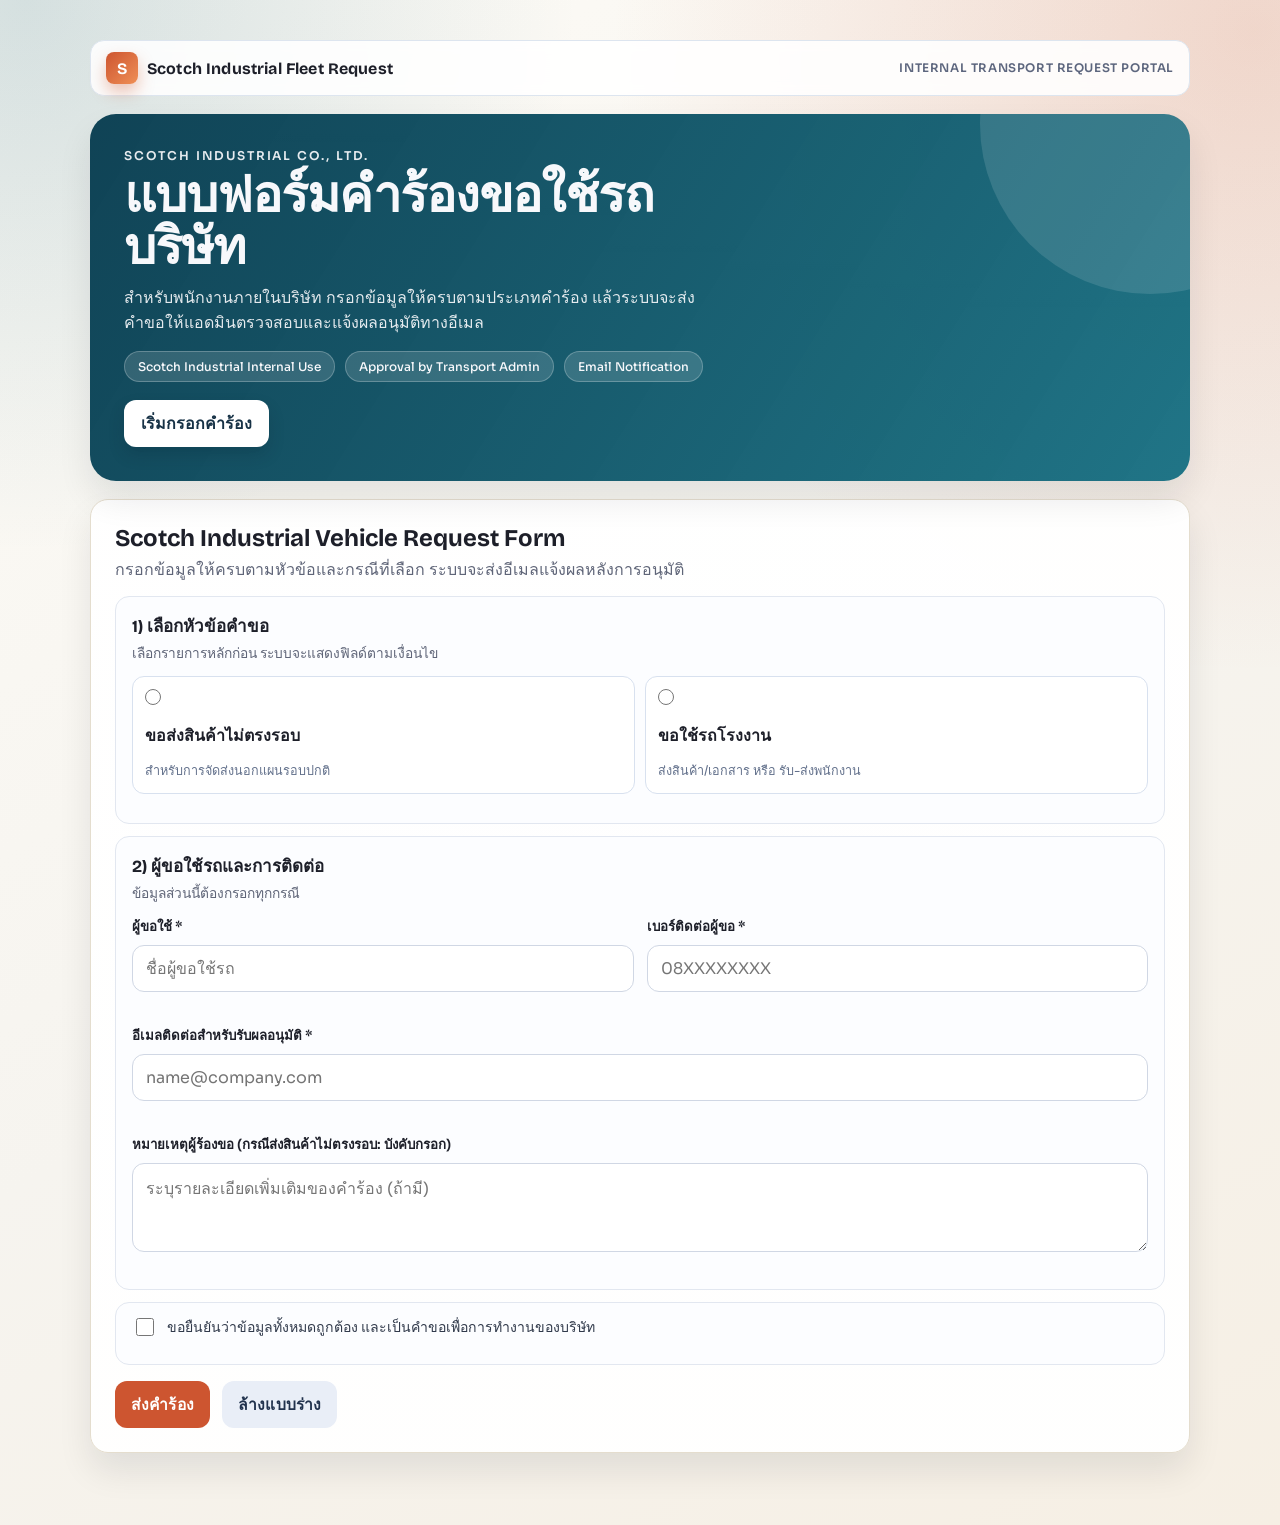
<file: index.html>
<!doctype html>
<html lang="th">
  <head>
    <meta charset="UTF-8" />
    <meta name="viewport" content="width=device-width, initial-scale=1.0" />
    <title>Scotch webapps1 | แบบฟอร์มขอใช้รถ</title>
    <link rel="preconnect" href="https://fonts.googleapis.com" />
    <link rel="preconnect" href="https://fonts.gstatic.com" crossorigin />
    <link
      href="https://fonts.googleapis.com/css2?family=Bricolage+Grotesque:wght@400;500;600;700&family=Sora:wght@400;500;600&display=swap"
      rel="stylesheet"
    />
    <link rel="stylesheet" href="assets/css/styles.css" />
  </head>
  <body>
    <main class="page page-request">
      <header class="lp-nav">
        <a href="#" class="lp-brand">
          <span class="lp-brand-badge">S</span>
          <span>Scotch Industrial Fleet Request</span>
        </a>
        <p class="lp-subtitle">Internal Transport Request Portal</p>
      </header>

      <section class="hero hero-landing si-hero">
        <div class="si-hero-grid">
          <div class="si-hero-main">
            <p class="hero-kicker">Scotch Industrial Co., Ltd.</p>
            <h1>แบบฟอร์มคำร้องขอใช้รถบริษัท</h1>
            <p class="hero-copy">
              สำหรับพนักงานภายในบริษัท กรอกข้อมูลให้ครบตามประเภทคำร้อง แล้วระบบจะส่งคำขอให้แอดมินตรวจสอบและแจ้งผลอนุมัติทางอีเมล
            </p>

            <div class="hero-pill-row">
              <span class="hero-pill">Scotch Industrial Internal Use</span>
              <span class="hero-pill">Approval by Transport Admin</span>
              <span class="hero-pill">Email Notification</span>
            </div>

            <div class="hero-cta-row">
              <a class="cta-button" href="#requestFormSection">เริ่มกรอกคำร้อง</a>
            </div>
          </div>
        </div>
      </section>

      <section id="requestFormSection" class="card request-card si-form-card">
        <div class="card-head">
          <h2>Scotch Industrial Vehicle Request Form</h2>
          <p>กรอกข้อมูลให้ครบตามหัวข้อและกรณีที่เลือก ระบบจะส่งอีเมลแจ้งผลหลังการอนุมัติ</p>
        </div>

        <form id="requestForm" class="form-stack" novalidate>
          <section class="form-section">
            <h3>1) เลือกหัวข้อคำขอ</h3>
            <p class="section-copy">เลือกรายการหลักก่อน ระบบจะแสดงฟิลด์ตามเงื่อนไข</p>

            <div class="choice-grid">
              <label class="choice-card">
                <input type="radio" name="requestTopic" value="OFF_CYCLE_DELIVERY" />
                <strong>ขอส่งสินค้าไม่ตรงรอบ</strong>
                <small>สำหรับการจัดส่งนอกแผนรอบปกติ</small>
              </label>
              <label class="choice-card">
                <input type="radio" name="requestTopic" value="FACTORY_CAR" />
                <strong>ขอใช้รถโรงงาน</strong>
                <small>ส่งสินค้า/เอกสาร หรือ รับ-ส่งพนักงาน</small>
              </label>
            </div>
            <p class="field-error" data-error-for="requestTopic"></p>

            <div id="factoryCaseBlock" class="conditional-block hidden">
              <label>
                <span>กรณีของการขอใช้รถโรงงาน *</span>
                <select name="factoryCaseType">
                  <option value="">-- เลือกกรณี --</option>
                  <option value="FACTORY_DELIVERY_DOCS">ส่งสินค้า/เอกสาร</option>
                  <option value="FACTORY_STAFF_SHUTTLE">รับ-ส่งพนักงาน</option>
                </select>
              </label>
              <p class="field-error" data-error-for="factoryCaseType"></p>
            </div>
          </section>

          <section class="form-section">
            <h3>2) ผู้ขอใช้รถและการติดต่อ</h3>
            <p class="section-copy">ข้อมูลส่วนนี้ต้องกรอกทุกกรณี</p>
            <div class="form-grid">
              <label>
                <span>ผู้ขอใช้ *</span>
                <input
                  name="requesterName"
                  type="text"
                  maxlength="100"
                  placeholder="ชื่อผู้ขอใช้รถ"
                  required
                />
                <p class="field-error" data-error-for="requesterName"></p>
              </label>

              <label>
                <span>เบอร์ติดต่อผู้ขอ *</span>
                <input
                  name="requesterPhone"
                  type="tel"
                  maxlength="20"
                  placeholder="08XXXXXXXX"
                  required
                />
                <p class="field-error" data-error-for="requesterPhone"></p>
              </label>

              <label class="col-span-2">
                <span>อีเมลติดต่อสำหรับรับผลอนุมัติ *</span>
                <input
                  name="contactEmail"
                  type="email"
                  maxlength="120"
                  placeholder="name@company.com"
                  autocomplete="email"
                  required
                />
                <p class="field-error" data-error-for="contactEmail"></p>
              </label>

              <label class="col-span-2">
                <span>หมายเหตุผู้ร้องขอ (กรณีส่งสินค้าไม่ตรงรอบ: บังคับกรอก)</span>
                <textarea
                  name="requesterRemark"
                  rows="3"
                  maxlength="800"
                  placeholder="ระบุรายละเอียดเพิ่มเติมของคำร้อง (ถ้ามี)"
                ></textarea>
                <p class="field-error" data-error-for="requesterRemark"></p>
              </label>
            </div>
          </section>

          <section id="offCycleBlock" class="form-section conditional-block hidden">
            <h3>หัวข้อ: ขอส่งสินค้าไม่ตรงรอบ</h3>
            <p class="section-copy">กรอกข้อมูลการจัดส่งนอกแผนรอบปกติ</p>
            <div class="form-grid">
              <label>
                <span>ชื่อห้าง *</span>
                <input
                  name="offcycleStoreName"
                  type="text"
                  maxlength="150"
                  placeholder="ชื่อห้าง/ลูกค้า"
                />
                <p class="field-error" data-error-for="offcycleStoreName"></p>
              </label>

              <label>
                <span>วันที่ต้องการจัดส่ง *</span>
                <input name="offcycleDeliveryDate" type="date" />
                <p class="field-error" data-error-for="offcycleDeliveryDate"></p>
              </label>

              <label>
                <span>จำนวนลังสินค้า *</span>
                <input name="offcycleCrates" type="number" min="1" step="1" />
                <p class="field-error" data-error-for="offcycleCrates"></p>
              </label>

              <label>
                <span>ยอดเงิน *</span>
                <input
                  name="offcycleAmount"
                  type="text"
                  inputmode="decimal"
                  maxlength="20"
                  placeholder="0.00"
                />
                <p class="field-error" data-error-for="offcycleAmount"></p>
              </label>

              <label class="col-span-2 check-row">
                <input name="offcycleHasPo" type="checkbox" />
                <span>มี PO</span>
              </label>
            </div>

            <div id="offcyclePoBlock" class="conditional-block hidden">
              <label class="col-span-2">
                <span>แนบไฟล์ PO *</span>
                <input
                  name="offcyclePoImage"
                  type="file"
                  accept=".jpg,.jpeg,.png,.webp,.pdf,.doc,.docx,.xls,.xlsx,image/png,image/jpeg,image/webp,application/pdf,application/msword,application/vnd.openxmlformats-officedocument.wordprocessingml.document,application/vnd.ms-excel,application/vnd.openxmlformats-officedocument.spreadsheetml.sheet"
                />
                <small class="field-hint">
                  รองรับ .jpg .png .webp .pdf .doc .docx .xls .xlsx (ไม่เกิน 3MB)
                </small>
                <p class="field-error" data-error-for="offcyclePoImage"></p>
              </label>
            </div>
          </section>

          <section id="factoryDeliveryBlock" class="form-section conditional-block hidden">
            <h3>หัวข้อ: ขอใช้รถโรงงาน (ส่งสินค้า/เอกสาร)</h3>
            <p class="section-copy">กรณีจัดส่งสินค้า หรือจัดส่งเอกสาร</p>
            <div class="form-grid">
              <label>
                <span>ชื่องาน *</span>
                <input name="factoryJobName" type="text" maxlength="150" />
                <p class="field-error" data-error-for="factoryJobName"></p>
              </label>

              <label>
                <span>วันที่จัดส่ง *</span>
                <input name="factoryDeliveryDate" type="date" />
                <p class="field-error" data-error-for="factoryDeliveryDate"></p>
              </label>

              <label>
                <span>เวลาจัดส่ง *</span>
                <input name="factoryDeliveryTime" type="time" />
                <p class="field-error" data-error-for="factoryDeliveryTime"></p>
              </label>

              <label>
                <span>เบอร์ติดต่อผู้รับ/หน้างาน *</span>
                <input name="factoryReceiverPhone" type="tel" maxlength="20" />
                <p class="field-error" data-error-for="factoryReceiverPhone"></p>
              </label>

              <label class="col-span-2">
                <span>สถานที่จัดส่ง *</span>
                <input
                  name="factoryDeliveryLocation"
                  type="text"
                  maxlength="250"
                  placeholder="ที่อยู่หรือรายละเอียดสถานที่"
                />
                <p class="field-error" data-error-for="factoryDeliveryLocation"></p>
              </label>

              <label class="col-span-2">
                <span>Google Map link / URL *</span>
                <input
                  name="factoryDeliveryMapUrl"
                  type="url"
                  maxlength="400"
                  placeholder="https://maps.google.com/..."
                />
                <p class="field-error" data-error-for="factoryDeliveryMapUrl"></p>
              </label>

              <label class="col-span-2">
                <span>แนบไฟล์เอกสารใบส่งสินค้าชั่วคราว/ใบคืนสินค้าชั่วคราว *</span>
                <input
                  name="factoryTempDocumentImage"
                  type="file"
                  accept=".jpg,.jpeg,.png,.webp,.pdf,.doc,.docx,.xls,.xlsx,image/png,image/jpeg,image/webp,application/pdf,application/msword,application/vnd.openxmlformats-officedocument.wordprocessingml.document,application/vnd.ms-excel,application/vnd.openxmlformats-officedocument.spreadsheetml.sheet"
                />
                <small class="field-hint">
                  รองรับ .jpg .png .webp .pdf .doc .docx .xls .xlsx (ไม่เกิน 3MB)
                </small>
                <p class="field-error" data-error-for="factoryTempDocumentImage"></p>
              </label>

              <label class="col-span-2">
                <span>รายละเอียดเอกสารเพิ่มเติม (ถ้ามี)</span>
                <textarea
                  name="factoryTempDocumentRef"
                  rows="2"
                  maxlength="400"
                  placeholder="เช่น เลขเอกสาร / หมายเหตุเพิ่มเติม"
                ></textarea>
                <p class="field-error" data-error-for="factoryTempDocumentRef"></p>
              </label>

              <label class="col-span-2">
                <span>แนบไฟล์เบิกของจากไหน (ภาพแคป E-Mail Reservation) *</span>
                <input
                  name="factoryReservationImage"
                  type="file"
                  accept=".jpg,.jpeg,.png,.webp,.pdf,.doc,.docx,.xls,.xlsx,image/png,image/jpeg,image/webp,application/pdf,application/msword,application/vnd.openxmlformats-officedocument.wordprocessingml.document,application/vnd.ms-excel,application/vnd.openxmlformats-officedocument.spreadsheetml.sheet"
                />
                <small class="field-hint">
                  รองรับ .jpg .png .webp .pdf .doc .docx .xls .xlsx (ไม่เกิน 3MB)
                </small>
                <p class="field-error" data-error-for="factoryReservationImage"></p>
              </label>

              <label class="col-span-2">
                <span>รายละเอียด Reservation เพิ่มเติม (ถ้ามี)</span>
                <textarea
                  name="factoryReservationRef"
                  rows="2"
                  maxlength="400"
                  placeholder="เช่น จุดเบิกของ / หมายเหตุเพิ่มเติม"
                ></textarea>
                <p class="field-error" data-error-for="factoryReservationRef"></p>
              </label>
            </div>
          </section>

          <section id="factoryShuttleBlock" class="form-section conditional-block hidden">
            <h3>หัวข้อ: ขอใช้รถโรงงาน (รับ-ส่งพนักงาน)</h3>
            <p class="section-copy">กรณีรับ-ส่งพนักงาน ต้องมีผู้โดยสาร 6 คนขึ้นไป</p>
            <div class="form-grid">
              <label>
                <span>จำนวนผู้โดยสาร *</span>
                <input name="shuttlePassengers" type="number" min="6" step="1" />
                <p class="field-error" data-error-for="shuttlePassengers"></p>
              </label>

              <label>
                <span>วันที่เดินทาง *</span>
                <input name="shuttleTravelDate" type="date" />
                <p class="field-error" data-error-for="shuttleTravelDate"></p>
              </label>

              <label>
                <span>เวลาเดินทาง *</span>
                <input name="shuttleTravelTime" type="time" />
                <p class="field-error" data-error-for="shuttleTravelTime"></p>
              </label>

              <fieldset class="option-fieldset">
                <legend>รอรับกลับ *</legend>
                <label class="check-inline">
                  <input type="radio" name="shuttleReturnWait" value="WAIT_RETURN" />
                  <span>รอรับกลับ</span>
                </label>
                <label class="check-inline">
                  <input type="radio" name="shuttleReturnWait" value="NO_RETURN" />
                  <span>ไม่ต้องรอรับกลับ</span>
                </label>
                <p class="field-error" data-error-for="shuttleReturnWait"></p>
              </fieldset>

              <label class="col-span-2">
                <span>สถานที่ *</span>
                <input
                  name="shuttleLocation"
                  type="text"
                  maxlength="250"
                  placeholder="จุดรับ/จุดส่ง"
                />
                <p class="field-error" data-error-for="shuttleLocation"></p>
              </label>

              <label class="col-span-2">
                <span>Google Map link / URL *</span>
                <input
                  name="shuttleMapUrl"
                  type="url"
                  maxlength="400"
                  placeholder="https://maps.google.com/..."
                />
                <p class="field-error" data-error-for="shuttleMapUrl"></p>
              </label>
            </div>
          </section>

          <section class="form-section form-section-tight">
            <label class="check-row">
              <input name="policyAgree" type="checkbox" />
              <span>ขอยืนยันว่าข้อมูลทั้งหมดถูกต้อง และเป็นคำขอเพื่อการทำงานของบริษัท</span>
            </label>
            <p class="field-error" data-error-for="policyAgree"></p>
          </section>

          <div class="form-actions">
            <button id="submitBtn" type="submit">ส่งคำร้อง</button>
            <button id="clearDraftBtn" type="button" class="button-secondary">ล้างแบบร่าง</button>
            <p id="formMessage" class="form-message" aria-live="polite"></p>
          </div>
        </form>
      </section>
    </main>

    <script src="assets/js/config.js"></script>
    <script src="assets/js/app.js"></script>
  </body>
</html>
</file>
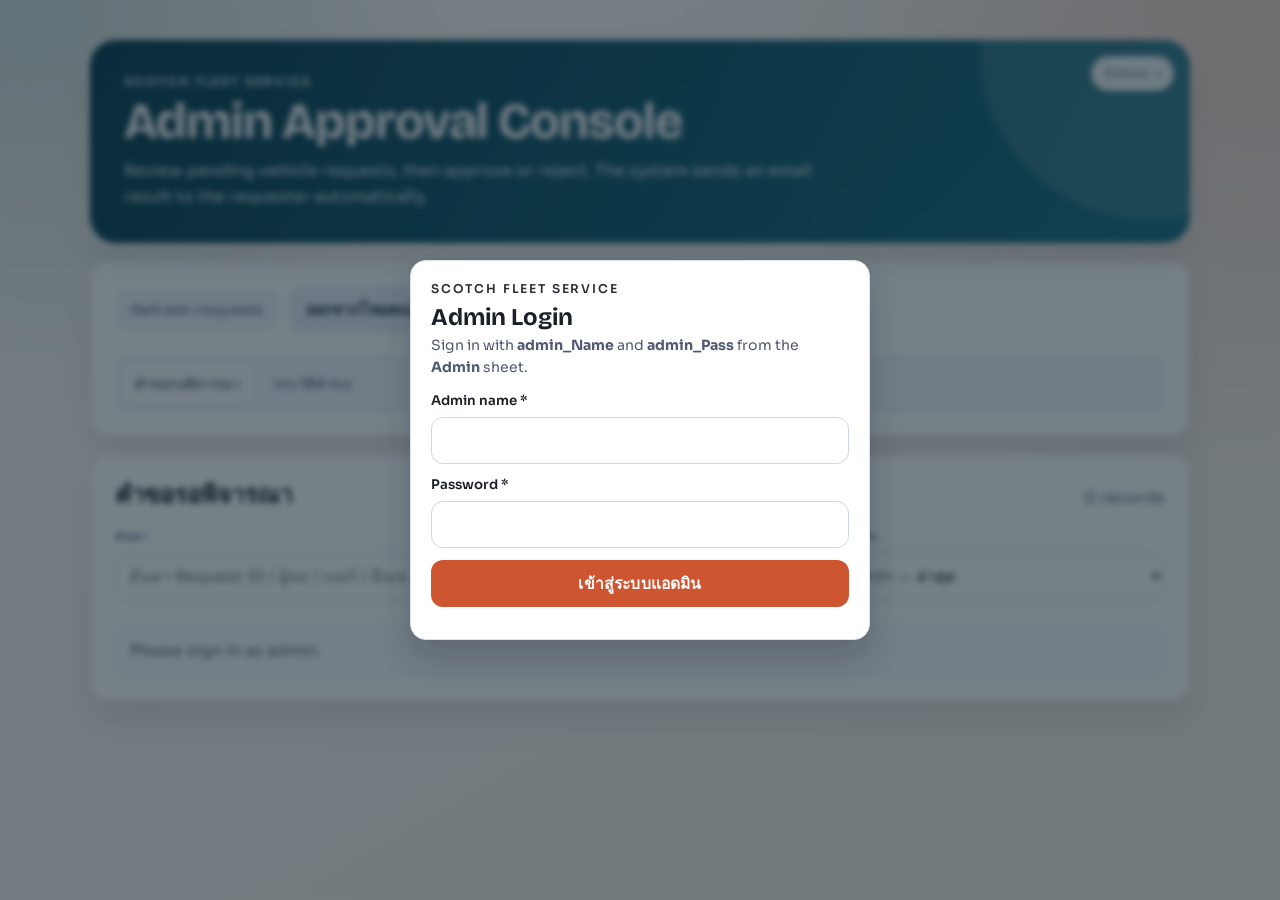
<file: admin.html>
<!doctype html>
<html lang="en">
  <head>
    <meta charset="UTF-8" />
    <meta name="viewport" content="width=device-width, initial-scale=1.0" />
    <title>Scotch webapps1 | Admin Approval</title>
    <link rel="preconnect" href="https://fonts.googleapis.com" />
    <link rel="preconnect" href="https://fonts.gstatic.com" crossorigin />
    <link
      href="https://fonts.googleapis.com/css2?family=Bricolage+Grotesque:wght@400;500;600;700&family=Sora:wght@400;500;600&display=swap"
      rel="stylesheet"
    />
    <link rel="stylesheet" href="assets/css/styles.css" />
  </head>
  <body>
    <div id="adminLoginOverlay" class="admin-login-overlay">
      <section class="admin-login-card" role="dialog" aria-modal="true" aria-labelledby="adminLoginTitle">
        <p class="hero-kicker">Scotch Fleet Service</p>
        <h2 id="adminLoginTitle">Admin Login</h2>
        <p class="admin-login-copy">
          Sign in with <strong>admin_Name</strong> and <strong>admin_Pass</strong> from the
          <strong>Admin</strong> sheet.
        </p>
        <div class="form-stack">
          <label>
            <span>Admin name *</span>
            <input id="adminLoginNameInput" type="text" autocomplete="username" />
          </label>
          <label>
            <span>Password *</span>
            <input id="adminLoginPassInput" type="password" autocomplete="current-password" />
          </label>
          <button id="adminLoginBtn" type="button">เข้าสู่ระบบแอดมิน</button>
          <p id="adminLoginMessage" class="form-message" aria-live="polite"></p>
        </div>
      </section>
    </div>

    <main class="page page-admin">
      <section class="hero hero-compact admin-hero">
        <div class="admin-corner-chip">
          <span>Admin</span>
          <strong id="adminNameLabel">-</strong>
        </div>
        <p class="hero-kicker">Scotch Fleet Service</p>
        <h1>Admin Approval Console</h1>
        <p class="hero-copy">
          Review pending vehicle requests, then approve or reject. The system sends an email result
          to the requester automatically.
        </p>
      </section>

      <section class="card admin-tools">
        <div class="admin-actions">
          <button id="refreshBtn" type="button" class="button-secondary">Refresh requests</button>
          <button id="logoutAdminBtn" type="button" class="button-secondary">ออกจากโหมดแอดมิน</button>
          <p id="adminMessage" class="form-message" aria-live="polite"></p>
        </div>

        <div class="admin-view-tabs" role="tablist" aria-label="Admin Views">
          <button id="pendingTabBtn" type="button" class="admin-tab is-active">คำขอรอพิจารณา</button>
          <button id="historyTabBtn" type="button" class="admin-tab">ประวัติคำขอ</button>
        </div>
      </section>

      <section id="pendingPanel" class="card admin-list-wrap">
        <div class="list-head">
          <h2>คำขอรอพิจารณา</h2>
          <p id="pendingCount">0 records</p>
        </div>

        <div class="admin-filter-grid">
          <label class="admin-filter-field">
            <span>ค้นหา</span>
            <input
              id="pendingSearchInput"
              type="search"
              placeholder="ค้นหา Request ID / ผู้ขอ / เบอร์ / อีเมล / สถานที่"
            />
          </label>

          <label class="admin-filter-field">
            <span>ฟิลเตอร์ประเภท</span>
            <select id="pendingTypeFilter">
              <option value="ALL">ทั้งหมด</option>
              <option value="OFF_CYCLE_DELIVERY">ขอส่งสินค้าไม่ตรงรอบ</option>
              <option value="FACTORY_DELIVERY_DOCS">ส่งสินค้า/เอกสาร</option>
              <option value="FACTORY_STAFF_SHUTTLE">รับ-ส่งพนักงาน</option>
            </select>
          </label>

          <label class="admin-filter-field">
            <span>เรียงลำดับ</span>
            <select id="pendingSortOrder">
              <option value="oldest">เก่ากว่า → ล่าสุด</option>
              <option value="latest">ล่าสุด → เก่ากว่า</option>
            </select>
          </label>
        </div>

        <div id="pendingList" class="request-list"></div>
      </section>

      <section id="historyPanel" class="card admin-list-wrap hidden">
        <div class="list-head">
          <h2>ประวัติคำขอ (อนุมัติ/ไม่อนุมัติ)</h2>
          <p id="historyCount">0 records</p>
        </div>

        <div class="admin-filter-grid admin-filter-grid-history">
          <label class="admin-filter-field">
            <span>ค้นหา</span>
            <input
              id="historySearchInput"
              type="search"
              placeholder="ค้นหา Request ID / ผู้ขอ / เบอร์ / อีเมล / Remark"
            />
          </label>

          <label class="admin-filter-field">
            <span>ฟิลเตอร์ประเภท</span>
            <select id="historyTypeFilter">
              <option value="ALL">ทั้งหมด</option>
              <option value="OFF_CYCLE_DELIVERY">ขอส่งสินค้าไม่ตรงรอบ</option>
              <option value="FACTORY_DELIVERY_DOCS">ส่งสินค้า/เอกสาร</option>
              <option value="FACTORY_STAFF_SHUTTLE">รับ-ส่งพนักงาน</option>
            </select>
          </label>

          <label class="admin-filter-field">
            <span>เรียงตามวันที่</span>
            <select id="historySortBy">
              <option value="submitted">วันที่ส่งคำขอ</option>
              <option value="decision">วันที่อนุมัติ/ไม่อนุมัติ</option>
            </select>
          </label>

          <label class="admin-filter-field">
            <span>เรียงลำดับ</span>
            <select id="historySortOrder">
              <option value="oldest">เก่ากว่า → ล่าสุด</option>
              <option value="latest">ล่าสุด → เก่ากว่า</option>
            </select>
          </label>
        </div>

        <div id="historyList" class="request-list"></div>
      </section>
    </main>

    <script src="assets/js/config.js"></script>
    <script src="assets/js/admin.js"></script>
  </body>
</html>
</file>
<file: assets/css/styles.css>
:root {
  --bg: #f6f4ef;
  --surface: #ffffff;
  --ink: #1d1f29;
  --muted: #5f6578;
  --brand: #cd5530;
  --brand-dark: #a13e22;
  --accent: #0f5b72;
  --deep: #083346;
  --line: #e8e2d7;
  --success: #1d8f4e;
  --danger: #bc3434;
  --radius: 18px;
  --shadow: 0 18px 34px rgba(16, 23, 37, 0.09);
}

*,
*::before,
*::after {
  box-sizing: border-box;
}

body {
  margin: 0;
  font-family: "Sora", sans-serif;
  color: var(--ink);
  background:
    radial-gradient(circle at 2% 0%, rgba(15, 91, 114, 0.17), transparent 28%),
    radial-gradient(circle at 98% 2%, rgba(205, 85, 48, 0.2), transparent 33%),
    linear-gradient(150deg, #fdfbf6 0%, #f6f4ef 53%, #f6efe4 100%);
  min-height: 100vh;
}

a {
  color: inherit;
  text-decoration: none;
}

.page {
  width: min(1100px, 92vw);
  margin: 0 auto;
  padding: 40px 0 72px;
}

.page-request {
  display: grid;
  gap: 18px;
}

.lp-nav {
  display: flex;
  align-items: center;
  justify-content: space-between;
  gap: 12px;
  padding: 11px 15px;
  border: 1px solid #dde5ef;
  border-radius: 14px;
  background: rgba(255, 255, 255, 0.88);
  backdrop-filter: blur(6px);
}

.lp-brand {
  display: inline-flex;
  align-items: center;
  gap: 9px;
  font-family: "Bricolage Grotesque", sans-serif;
  font-weight: 700;
  letter-spacing: 0.01em;
}

.lp-brand-badge {
  width: 32px;
  height: 32px;
  border-radius: 8px;
  display: inline-grid;
  place-items: center;
  color: #fff;
  background: linear-gradient(135deg, var(--brand), #ef8f56);
  box-shadow: 0 8px 16px rgba(205, 85, 48, 0.35);
}

.lp-subtitle {
  margin: 0;
  font-size: 0.74rem;
  color: #5d667e;
  letter-spacing: 0.05em;
  text-transform: uppercase;
  font-weight: 600;
  white-space: nowrap;
}

.hero {
  margin-bottom: 0;
  position: relative;
  overflow: hidden;
  padding: 34px;
  border-radius: 26px;
  background:
    linear-gradient(122deg, rgba(11, 63, 82, 0.98), rgba(18, 109, 128, 0.94)),
    linear-gradient(180deg, rgba(255, 255, 255, 0.08), transparent);
  color: #f7f8fb;
  box-shadow: var(--shadow);
}

.hero::after {
  content: "";
  position: absolute;
  width: 340px;
  height: 340px;
  right: -130px;
  top: -160px;
  border-radius: 999px;
  background: rgba(255, 255, 255, 0.12);
}

.hero-landing {
  margin-bottom: 0;
}

.si-hero {
  display: grid;
  gap: 18px;
}

.si-hero-grid {
  display: grid;
  grid-template-columns: minmax(0, 1.45fr) minmax(250px, 1fr);
  gap: 16px;
  position: relative;
  z-index: 1;
}

.si-hero-main {
  max-width: 680px;
}

.hero-grid {
  display: grid;
  grid-template-columns: 1fr;
  gap: 18px;
  align-items: start;
  max-width: 820px;
}

.hero h1 {
  margin: 6px 0 10px;
  font-family: "Bricolage Grotesque", sans-serif;
  font-size: clamp(2rem, 4vw, 3.15rem);
  line-height: 1.04;
  letter-spacing: -0.02em;
}

.hero-kicker {
  margin: 0;
  font-size: 0.76rem;
  text-transform: uppercase;
  letter-spacing: 0.15em;
  font-weight: 600;
  opacity: 0.92;
}

.hero-copy {
  margin: 0;
  max-width: 690px;
  color: rgba(247, 248, 251, 0.92);
  line-height: 1.58;
}

.hero-pill-row {
  display: flex;
  gap: 10px;
  flex-wrap: wrap;
  margin-top: 16px;
}

.hero-pill {
  border: 1px solid rgba(255, 255, 255, 0.24);
  background: rgba(255, 255, 255, 0.14);
  border-radius: 999px;
  padding: 7px 13px;
  font-size: 0.75rem;
  font-weight: 500;
}

.hero-cta-row {
  margin-top: 18px;
  display: flex;
  gap: 10px;
  align-items: center;
  flex-wrap: wrap;
}

.cta-button {
  display: inline-flex;
  align-items: center;
  justify-content: center;
  padding: 11px 17px;
  border-radius: 12px;
  background: #ffffff;
  color: #173246;
  font-weight: 700;
  font-family: "Bricolage Grotesque", sans-serif;
  box-shadow: 0 8px 16px rgba(7, 32, 44, 0.2);
}

.cta-button:hover {
  transform: translateY(-1px);
  filter: brightness(0.98);
}

.cta-link {
  color: rgba(247, 248, 251, 0.95);
  font-size: 0.9rem;
  border-bottom: 1px solid rgba(255, 255, 255, 0.45);
}

.si-hero-side {
  border: 1px solid rgba(255, 255, 255, 0.28);
  border-radius: 16px;
  background: rgba(4, 37, 50, 0.4);
  padding: 12px;
  display: grid;
  gap: 9px;
}

.si-metric {
  border: 1px solid rgba(255, 255, 255, 0.19);
  border-radius: 12px;
  padding: 10px 11px;
  background: rgba(255, 255, 255, 0.06);
}

.si-metric span {
  display: block;
  color: rgba(242, 245, 251, 0.78);
  font-size: 0.7rem;
  text-transform: uppercase;
  letter-spacing: 0.08em;
  margin-bottom: 4px;
}

.si-metric strong {
  color: #f7f8fb;
  font-size: 0.9rem;
  line-height: 1.4;
}

.si-step-track {
  display: grid;
  grid-template-columns: repeat(3, minmax(0, 1fr));
  gap: 10px;
  position: relative;
  z-index: 1;
}

.si-step {
  border: 1px solid rgba(255, 255, 255, 0.23);
  border-radius: 12px;
  padding: 10px 11px;
  background: rgba(255, 255, 255, 0.08);
}

.si-step span {
  display: block;
  font-family: "Bricolage Grotesque", sans-serif;
  font-size: 0.78rem;
  font-weight: 700;
  letter-spacing: 0.06em;
  color: rgba(255, 255, 255, 0.84);
}

.si-step p {
  margin: 3px 0 0;
  font-size: 0.84rem;
  color: rgba(248, 250, 253, 0.92);
}

.hero-panel {
  position: relative;
  z-index: 1;
  border: 1px solid rgba(255, 255, 255, 0.27);
  border-radius: 16px;
  background: rgba(10, 31, 43, 0.3);
  padding: 16px;
  align-self: stretch;
}

.hero-panel h3 {
  margin: 0;
  font-size: 1.03rem;
  font-family: "Bricolage Grotesque", sans-serif;
}

.hero-panel ul {
  margin: 10px 0 0;
  padding-left: 18px;
  display: grid;
  gap: 7px;
}

.hero-panel li {
  color: rgba(247, 248, 251, 0.92);
  font-size: 0.86rem;
}

.hero-panel-meta {
  margin-top: 12px;
  border-top: 1px solid rgba(255, 255, 255, 0.2);
  padding-top: 10px;
}

.hero-panel-meta p {
  margin: 0;
  font-size: 0.78rem;
  color: rgba(247, 248, 251, 0.82);
}

.card {
  background: var(--surface);
  border: 1px solid var(--line);
  border-radius: var(--radius);
  box-shadow: var(--shadow);
  padding: 24px;
  animation: rise 0.6s ease;
}

.si-form-card {
  border: 1px solid #e4ddce;
  background:
    linear-gradient(180deg, rgba(255, 255, 255, 0.98), rgba(255, 255, 255, 0.98)),
    linear-gradient(130deg, rgba(204, 85, 48, 0.05), rgba(15, 91, 114, 0.05));
}

.scope-grid,
.process-grid {
  margin-top: 16px;
  display: grid;
  gap: 12px;
  grid-template-columns: repeat(3, minmax(0, 1fr));
}

.scope-item,
.process-item {
  border: 1px solid #e2e7ef;
  border-radius: 14px;
  background: #fbfcff;
  padding: 15px;
}

.scope-no {
  margin: 0 0 6px;
  font-size: 0.76rem;
  font-weight: 700;
  color: #5d6f8b;
}

.scope-item h3,
.process-item h3 {
  margin: 0;
  font-family: "Bricolage Grotesque", sans-serif;
  font-size: 1.02rem;
}

.scope-item p,
.process-item p {
  margin: 7px 0 0;
  color: #556078;
  font-size: 0.84rem;
}

.process-item {
  display: flex;
  gap: 12px;
  align-items: flex-start;
}

.process-item span {
  width: 28px;
  height: 28px;
  border-radius: 999px;
  display: inline-grid;
  place-items: center;
  font-weight: 700;
  color: #fff;
  background: linear-gradient(135deg, var(--accent), #2b7a99);
  flex: none;
}

.card-head h2,
.list-head h2 {
  margin: 0;
  font-family: "Bricolage Grotesque", sans-serif;
}

.card-head p,
.list-head p {
  margin: 6px 0 0;
  color: var(--muted);
  line-height: 1.5;
}

.form-grid {
  display: grid;
  gap: 13px;
  grid-template-columns: repeat(2, minmax(0, 1fr));
}

.form-stack {
  display: grid;
  gap: 12px;
  margin-top: 14px;
}

.request-layout {
  display: grid;
  grid-template-columns: minmax(0, 2fr) minmax(260px, 1fr);
  gap: 16px;
}

.form-section {
  border: 1px solid #e2e7f0;
  border-radius: 14px;
  padding: 16px;
  background: #fcfdff;
}

.form-section h3 {
  margin: 0;
  font-family: "Bricolage Grotesque", sans-serif;
  font-size: 1.06rem;
}

.section-copy {
  margin: 5px 0 12px;
  color: var(--muted);
  font-size: 0.86rem;
  line-height: 1.45;
}

.form-section-tight {
  padding-top: 13px;
  padding-bottom: 13px;
}

label {
  display: grid;
  gap: 8px;
}

label span {
  font-size: 0.83rem;
  font-weight: 600;
}

input,
textarea {
  width: 100%;
  border: 1px solid #d0d7e4;
  border-radius: 12px;
  padding: 12px 13px;
  font: inherit;
  color: var(--ink);
  background: #fff;
  transition: border-color 0.2s ease, box-shadow 0.2s ease;
}

select {
  width: 100%;
  border: 1px solid #d0d7e4;
  border-radius: 12px;
  padding: 12px 13px;
  font: inherit;
  color: var(--ink);
  background: #fff;
  transition: border-color 0.2s ease, box-shadow 0.2s ease;
}

input:focus,
textarea:focus,
select:focus {
  outline: none;
  border-color: var(--accent);
  box-shadow: 0 0 0 3px rgba(20, 92, 117, 0.12);
}

textarea {
  resize: vertical;
}

input[type="file"] {
  padding: 9px 10px;
  background: #f9fbfe;
}

input[type="file"]::file-selector-button {
  border: 0;
  border-radius: 8px;
  padding: 7px 10px;
  margin-right: 10px;
  font: inherit;
  font-size: 0.82rem;
  font-weight: 600;
  background: #e6edf7;
  color: #22304b;
  cursor: pointer;
}

input[type="file"]::file-selector-button:hover {
  background: #dbe7f7;
}

.col-span-2 {
  grid-column: span 2;
}

.input-foot {
  display: flex;
  justify-content: space-between;
  gap: 8px;
  font-size: 0.76rem;
  color: #6d7385;
}

.choice-grid {
  display: grid;
  gap: 10px;
  grid-template-columns: repeat(2, minmax(0, 1fr));
}

.choice-card {
  border: 1px solid #d8e1ef;
  border-radius: 12px;
  padding: 12px;
  background: #ffffff;
  cursor: pointer;
  transition: border-color 0.2s ease, box-shadow 0.2s ease, transform 0.12s ease;
}

.choice-card:hover {
  border-color: #b9c6de;
}

.choice-card strong {
  display: block;
  font-family: "Bricolage Grotesque", sans-serif;
  font-size: 1rem;
}

.choice-card small {
  display: block;
  margin-top: 4px;
  color: #62708b;
  font-size: 0.79rem;
}

.choice-card input[type="radio"] {
  margin: 0 0 10px;
  width: 16px;
  height: 16px;
  accent-color: var(--accent);
}

.choice-card.active {
  border-color: var(--accent);
  box-shadow: 0 0 0 3px rgba(15, 91, 114, 0.11);
  transform: translateY(-1px);
}

.option-fieldset {
  margin: 0;
  border: 1px solid #dce3ef;
  border-radius: 12px;
  padding: 12px;
  display: grid;
  gap: 8px;
}

.option-fieldset legend {
  padding: 0 6px;
  font-size: 0.83rem;
  font-weight: 600;
}

.check-inline {
  display: flex;
  align-items: center;
  gap: 8px;
}

.check-inline input[type="radio"] {
  width: 16px;
  height: 16px;
  margin: 0;
  accent-color: var(--accent);
}

.conditional-block {
  margin-top: 14px;
}

.hidden {
  display: none;
}

button {
  border: 0;
  border-radius: 12px;
  padding: 11px 16px;
  font-family: "Bricolage Grotesque", sans-serif;
  font-size: 0.98rem;
  font-weight: 600;
  letter-spacing: 0.01em;
  background: var(--brand);
  color: #fff;
  cursor: pointer;
  transition: transform 0.12s ease, filter 0.2s ease;
}

button:hover {
  filter: brightness(0.96);
}

button:active {
  transform: translateY(1px);
}

button:disabled {
  opacity: 0.6;
  cursor: not-allowed;
}

.button-secondary {
  background: #e9eef7;
  color: #21324d;
}

.button-danger {
  background: #b43333;
  color: #ffffff;
}

.button-danger:hover {
  filter: brightness(0.95);
}

.form-actions {
  display: flex;
  flex-wrap: wrap;
  gap: 12px;
  align-items: center;
  margin-top: 4px;
}

.form-message {
  margin: 0;
  font-size: 0.9rem;
  color: var(--muted);
}

.form-message.success {
  color: var(--success);
}

.form-message.error {
  color: var(--danger);
}

.field-error {
  margin: 0;
  min-height: 1em;
  font-size: 0.77rem;
  color: var(--danger);
}

.field-hint {
  color: #67738a;
  font-size: 0.76rem;
}

.input-invalid {
  border-color: #d55353;
  box-shadow: 0 0 0 3px rgba(188, 52, 52, 0.12);
}

.check-row {
  display: flex;
  align-items: flex-start;
  gap: 10px;
  cursor: pointer;
}

.check-row input[type="checkbox"] {
  margin-top: 2px;
  width: 18px;
  height: 18px;
  accent-color: var(--accent);
}

.check-row span {
  font-size: 0.88rem;
  font-weight: 500;
  color: #313a4b;
}

.request-summary {
  border: 1px solid #e5e9f0;
  border-radius: 14px;
  padding: 16px;
  background: linear-gradient(180deg, #fbfdff 0%, #f8fafc 100%);
  height: fit-content;
  position: sticky;
  top: 16px;
}

.request-summary h3 {
  margin: 0;
  font-family: "Bricolage Grotesque", sans-serif;
}

.summary-copy {
  margin: 7px 0 12px;
  color: var(--muted);
  font-size: 0.84rem;
}

.summary-list {
  margin: 0;
  padding: 0;
  list-style: none;
  display: grid;
  gap: 8px;
}

.summary-list li {
  display: grid;
  gap: 3px;
  padding: 8px 9px;
  border-radius: 10px;
  background: #ffffff;
  border: 1px solid #e4e8f0;
}

.summary-list span {
  font-size: 0.74rem;
  text-transform: uppercase;
  letter-spacing: 0.05em;
  color: #667086;
}

.summary-list strong {
  font-size: 0.9rem;
  color: #202533;
}

.summary-purpose {
  margin: 12px 0 0;
  font-size: 0.88rem;
  color: #3b4359;
}

.summary-purpose strong {
  display: block;
  margin-bottom: 4px;
}

.draft-status {
  margin: 14px 0 0;
  font-size: 0.77rem;
  color: #5f6578;
}

.hero-compact {
  margin-bottom: 18px;
}

.admin-hero {
  position: relative;
  padding-right: 200px;
}

.admin-corner-chip {
  position: absolute;
  top: 16px;
  right: 16px;
  display: inline-flex;
  align-items: center;
  gap: 8px;
  border: 1px solid #d7deea;
  border-radius: 999px;
  background: rgba(255, 255, 255, 0.92);
  padding: 8px 12px;
  color: #2a3248;
  font-size: 0.82rem;
  backdrop-filter: blur(3px);
}

.admin-corner-chip span {
  color: #606a82;
}

.admin-corner-chip strong {
  font-family: "Bricolage Grotesque", sans-serif;
  font-size: 0.9rem;
  color: #192540;
}

.admin-login-overlay {
  position: fixed;
  inset: 0;
  z-index: 2500;
  display: grid;
  place-items: center;
  padding: 16px;
  background: rgba(7, 24, 38, 0.55);
  backdrop-filter: blur(3px);
}

.admin-login-overlay.is-hidden {
  display: none;
}

.admin-login-card {
  width: min(460px, 100%);
  border-radius: 16px;
  border: 1px solid #dce3ee;
  background: #ffffff;
  box-shadow: 0 18px 34px rgba(16, 23, 37, 0.22);
  padding: 20px;
}

.admin-login-card h2 {
  margin: 6px 0 4px;
  font-family: "Bricolage Grotesque", sans-serif;
}

.admin-login-copy {
  margin: 0 0 14px;
  color: #4f5a73;
  font-size: 0.88rem;
  line-height: 1.5;
}

.admin-tools {
  margin-bottom: 18px;
  display: grid;
  gap: 14px;
}

.admin-actions {
  display: flex;
  gap: 10px;
  align-items: center;
  flex-wrap: wrap;
}

.admin-actions .form-message {
  flex: 1 1 100%;
}

.admin-view-tabs {
  display: inline-flex;
  align-items: center;
  gap: 8px;
  border: 1px solid #d9e2f0;
  border-radius: 12px;
  background: #f4f7fc;
  padding: 6px;
}

.admin-tab {
  border: 0;
  border-radius: 9px;
  padding: 9px 12px;
  font-family: "Bricolage Grotesque", sans-serif;
  font-size: 0.88rem;
  font-weight: 600;
  color: #31405d;
  background: transparent;
}

.admin-tab.is-active {
  background: #ffffff;
  color: #152446;
  box-shadow: 0 1px 3px rgba(18, 31, 56, 0.12);
}

.admin-tab:disabled {
  cursor: not-allowed;
  opacity: 0.58;
}

.admin-list-wrap {
  padding-top: 20px;
}

.list-head {
  display: flex;
  justify-content: space-between;
  gap: 10px;
  align-items: baseline;
}

.admin-filter-grid {
  margin-top: 14px;
  display: grid;
  gap: 10px;
  grid-template-columns: repeat(3, minmax(0, 1fr));
}

.admin-filter-grid-history {
  grid-template-columns: repeat(4, minmax(0, 1fr));
}

.admin-filter-field {
  display: grid;
  gap: 6px;
}

.admin-filter-field span {
  font-size: 0.72rem;
  text-transform: uppercase;
  letter-spacing: 0.06em;
  color: #677492;
  font-weight: 600;
}

.request-list {
  display: grid;
  gap: 14px;
  margin-top: 16px;
}

.request-item {
  border: 1px solid #dde4f0;
  border-radius: 16px;
  padding: 16px;
  background: linear-gradient(180deg, #ffffff 0%, #f8fbff 100%);
  box-shadow: 0 6px 14px rgba(16, 24, 40, 0.06);
}

.request-item-pending {
  border-left: 4px solid #e0b34f;
}

.request-item-approved {
  border-left: 4px solid #44b578;
}

.request-item-rejected {
  border-left: 4px solid #d36a6a;
}

.request-item-head {
  display: flex;
  justify-content: space-between;
  gap: 12px;
  flex-wrap: wrap;
  align-items: center;
}

.request-head-main {
  display: grid;
  gap: 4px;
}

.request-id {
  margin: 0;
  font-family: "Bricolage Grotesque", sans-serif;
  font-size: 1.02rem;
  line-height: 1.2;
}

.request-caption {
  margin: 0;
  color: #5c6882;
  font-size: 0.83rem;
}

.request-caption span {
  color: #a0aac1;
  padding: 0 4px;
}

.status-pill {
  display: inline-flex;
  align-items: center;
  padding: 4px 10px;
  border-radius: 999px;
  font-size: 0.76rem;
  font-weight: 600;
  border: 1px solid #d9dfe9;
}

.status-pill.pending {
  color: #935c00;
  border-color: #f0d9a8;
  background: #fff6e7;
}

.status-pill.approved {
  color: #0e6e3b;
  border-color: #a6e1c0;
  background: #e8f8ee;
}

.status-pill.rejected {
  color: #8f1f1f;
  border-color: #efc1c1;
  background: #ffecec;
}

.request-time-row {
  margin-top: 11px;
  display: flex;
  gap: 8px;
  flex-wrap: wrap;
}

.time-chip {
  display: inline-flex;
  align-items: center;
  gap: 6px;
  border: 1px solid #dde4f2;
  border-radius: 999px;
  padding: 5px 10px;
  background: #ffffff;
  color: #485571;
  font-size: 0.76rem;
}

.time-chip strong {
  color: #1e2a46;
  font-weight: 600;
}

.request-section-grid {
  margin: 12px 0 0;
  display: grid;
  gap: 10px;
  grid-template-columns: repeat(2, minmax(0, 1fr));
}

.request-info-block {
  border: 1px solid #e0e8f4;
  border-radius: 12px;
  padding: 10px 11px;
  background: #ffffff;
}

.request-info-block h4 {
  margin: 0 0 8px;
  font-size: 0.74rem;
  color: #5a6885;
  text-transform: uppercase;
  letter-spacing: 0.06em;
}

.kv-grid {
  display: grid;
  gap: 6px;
}

.kv-item {
  display: grid;
  grid-template-columns: minmax(108px, 36%) 1fr;
  gap: 8px;
  align-items: start;
  font-size: 0.84rem;
}

.kv-label {
  color: #68748f;
  font-weight: 600;
}

.kv-value {
  color: #1f273b;
  word-break: break-word;
}

.attachment-links {
  display: flex;
  flex-wrap: wrap;
  gap: 6px;
  align-items: center;
}

.inline-action {
  display: inline-flex;
  align-items: center;
  border: 1px solid #ccd8ea;
  border-radius: 999px;
  padding: 3px 8px;
  margin-right: 6px;
  color: #1d5174;
  font-size: 0.78rem;
  font-weight: 600;
}

.inline-action:hover {
  background: #edf4fc;
}

.file-meta {
  display: inline-block;
  margin-left: 2px;
  color: #63708b;
  font-size: 0.75rem;
}

.request-actions {
  margin-top: 12px;
  display: flex;
  gap: 10px;
  align-items: center;
  flex-wrap: wrap;
}

.empty-state {
  margin: 8px 0 0;
  border: 1px dashed #cfd8e7;
  border-radius: 12px;
  background: #f9fbff;
  padding: 14px;
  color: var(--muted);
}

@keyframes rise {
  from {
    opacity: 0;
    transform: translateY(10px);
  }
  to {
    opacity: 1;
    transform: translateY(0);
  }
}

@media (max-width: 860px) {
  .form-grid {
    grid-template-columns: 1fr;
  }

  .lp-nav {
    flex-direction: column;
    align-items: flex-start;
    gap: 8px;
  }

  .lp-subtitle {
    white-space: normal;
  }

  .hero-grid,
  .scope-grid,
  .process-grid {
    grid-template-columns: 1fr;
  }

  .si-hero-grid {
    grid-template-columns: 1fr;
  }

  .si-step-track {
    grid-template-columns: 1fr;
  }

  .choice-grid {
    grid-template-columns: 1fr;
  }

  .request-layout {
    grid-template-columns: 1fr;
  }

  .request-summary {
    position: static;
  }

  .col-span-2 {
    grid-column: span 1;
  }

  .admin-filter-grid,
  .admin-filter-grid-history,
  .request-section-grid {
    grid-template-columns: 1fr;
  }

  .hero {
    padding: 28px;
  }

  .admin-hero {
    padding-right: 28px;
    padding-top: 76px;
  }
}

@media (max-width: 640px) {
  .page {
    width: min(100%, 95vw);
    padding: 20px 0 40px;
  }

  .lp-nav {
    border-radius: 12px;
    padding: 10px 12px;
  }

  .hero {
    padding: 22px 18px;
    border-radius: 18px;
  }

  .hero h1 {
    font-size: clamp(1.52rem, 8vw, 1.95rem);
    line-height: 1.1;
  }

  .hero-kicker {
    font-size: 0.68rem;
  }

  .hero-copy {
    font-size: 0.9rem;
  }

  .hero-pill-row {
    gap: 8px;
  }

  .hero-pill {
    font-size: 0.69rem;
    padding: 6px 10px;
  }

  .cta-button {
    width: 100%;
    padding: 12px 14px;
  }

  .card {
    padding: 16px 14px;
    border-radius: 14px;
  }

  .form-section {
    padding: 13px;
    border-radius: 12px;
  }

  .form-section h3 {
    font-size: 0.97rem;
  }

  .section-copy {
    font-size: 0.81rem;
  }

  input,
  select,
  textarea {
    padding: 10px 11px;
    font-size: 0.92rem;
  }

  .form-actions {
    gap: 9px;
  }

  .form-actions button {
    width: 100%;
  }

  .admin-hero {
    padding-top: 74px;
  }

  .admin-corner-chip {
    top: 12px;
    right: 12px;
    padding: 7px 10px;
    font-size: 0.75rem;
  }

  .admin-view-tabs {
    width: 100%;
    display: grid;
    grid-template-columns: 1fr;
  }

  .admin-tab {
    width: 100%;
    text-align: center;
  }

  .kv-item {
    grid-template-columns: 1fr;
    gap: 3px;
  }
}
</file>
